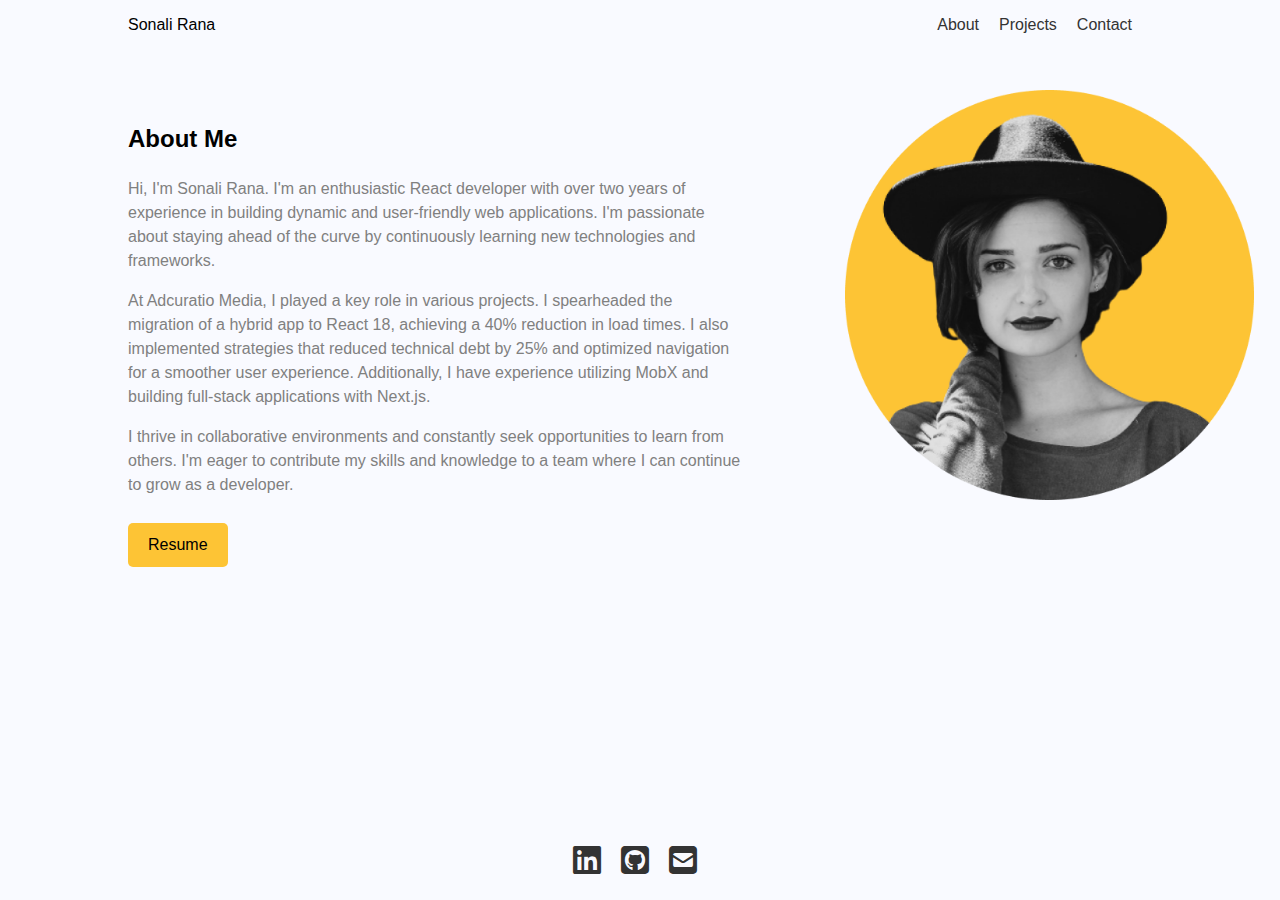
<file: about.html>
<!DOCTYPE html>
<html lang="en">
	<head>
		<meta charset="UTF-8" />
		<meta name="viewport" content="width=device-width, initial-scale=1.0" />
		<title>Sonali Rana | Web Developer</title>
		<link rel="stylesheet" href="style.css" />
		<link
			rel="stylesheet"
			href="https://cdnjs.cloudflare.com/ajax/libs/font-awesome/6.5.2/css/all.min.css"
			crossorigin="anonymous"
		/>
	</head>
	<body>
		<header class="header">
			<p>Sonali Rana</p>
			<nav class="nav">
				<a href="#about">About</a>
				<a href="index.html#projects">Projects</a>
                <a href="#contact">Contact</a>
			</nav>
		</header>
		<main class="main">
			<section class="about-page" id="about">
				<h2>About Me</h2>
				<p>
					Hi, I'm Sonali Rana. I'm an enthusiastic React developer with over two
					years of experience in building dynamic and user-friendly web
					applications. I'm passionate about staying ahead of the curve by
					continuously learning new technologies and frameworks.
				</p>
				<p>
					At Adcuratio Media, I played a key role in various projects. I
					spearheaded the migration of a hybrid app to React 18, achieving a 40%
					reduction in load times. I also implemented strategies that reduced
					technical debt by 25% and optimized navigation for a smoother user
					experience. Additionally, I have experience utilizing MobX and
					building full-stack applications with Next.js.
				</p>
				<p>
					I thrive in collaborative environments and constantly seek
					opportunities to learn from others. I'm eager to contribute my skills
					and knowledge to a team where I can continue to grow as a developer.
				</p>
				<a href="./assets/SonaliRanaCV.pdf" class="resume-link" target="_blank"
					></i>Resume</a
				>
				<img src="./assets/about-img.png" loading="lazy" alt="loading..." class="abt-img" />
			</section>
		</main>
		<footer class="footer abt-footer" id="contact">
			<a href="https://www.linkedin.com/in/sonalirana597/" target="_blank"
				><i class="fa-brands fa-linkedin"></i
			></a>
			<a href="https://github.com/sonali-rana" target="_blank"
				><i class="fa-brands fa-square-github"></i
			></a>
			<a
				href="https://mail.google.com/mail/?view=cm&fs=1&tf=1&to=sonalirana597@gmail.com"
				target="_blank"
				><i class="fa-solid fa-square-envelope"></i
			></a>
		</footer>
	</body>
</html>
</file>
<file: style.css>
body {
	font-family: sans-serif;
	margin: 0;
	padding: 0 10%;
	background-color: #f9faff;
}

.header {
	display: flex;
	justify-content: space-between;
	align-items: center;
}

.header p {
	color: #000;
}

.logo {
	font-size: 2em;
	font-weight: bold;
}

p {
	color: grey;
}

.profession {
	color: #fdc435 !important;
}

.nav {
	display: flex;
	list-style: none;
	padding: 0;
	margin: 0;
}

.nav a {
	text-decoration: none;
	color: #333;
	margin-right: 20px;
}

.main {
	padding-top: 5%;
}

.abt-img {
	position: absolute;
	top: 10%;
	right: 2%;
	z-index: -1;
	width: 32%;
}

.profile-img {
	position: absolute;
	top: 0;
	right: 0;
	z-index: -1;
	width: 40%;
}

.about-page {
	width: 60%;
	line-height: 1.5;
}

.about {
	width: 40%;
}

.about,
.projects {
	margin-bottom: 50px;
}

.about h2,
.projects h2 {
	font-size: 2rem;
	margin-bottom: 10px;
}

.about p {
	line-height: 1.5;
	margin-bottom: 20px;
}

.project-link {
	display: inline-block;
	margin-top: 10px;
	color: #000;
	padding: 8px 18px;
	border: 2px solid black;
	border-radius: 20px;
	margin-left: 5px;
	text-decoration: none;
}

.resume-link {
	display: inline-block;
	margin-top: 10px;
	background-color: #fdc435;
	color: #000;
	padding: 10px 20px;
	border-radius: 5px;
	text-decoration: none;
}

.projects {
	margin-top: 12%;
}

.projects .project-container {
	width: 100%;
}

.projects h2 {
	margin: auto;
	width: 120px;
	padding: 2px;
	border-bottom: 4px solid #fdc435;
	text-align: center;
	margin-bottom: 40px;
}

.project {
	margin: auto;
	background-color: #fff;
	box-shadow: 0 2px 5px rgba(0, 0, 0, 0.1);
	border-radius: 20px;
	margin-bottom: 40px;
	width: calc(80% - 20px);
	display: flex;
	overflow: hidden;
}

.project div {
	padding: 5% 40px;
	text-align: start;
}

.project img {
	width: 40%;
	/* margin-bottom: 10px; */
}

.project h3,
.project p {
	margin-bottom: 5px;
	line-height: 1.5;
}

.abt-footer {
	position: absolute !important;
}

.footer {
	width: 100%;
	position: realtive;
	margin-top: 20px;
	bottom: 20px;
	right: 5px;
	/* padding: 2%; */
	display: flex;
	justify-content: center;
	align-items: center;
	gap: 20px;
	font-size: 32px;
}

.footer a {
	text-decoration: none;
	color: #333;
}
</file>
